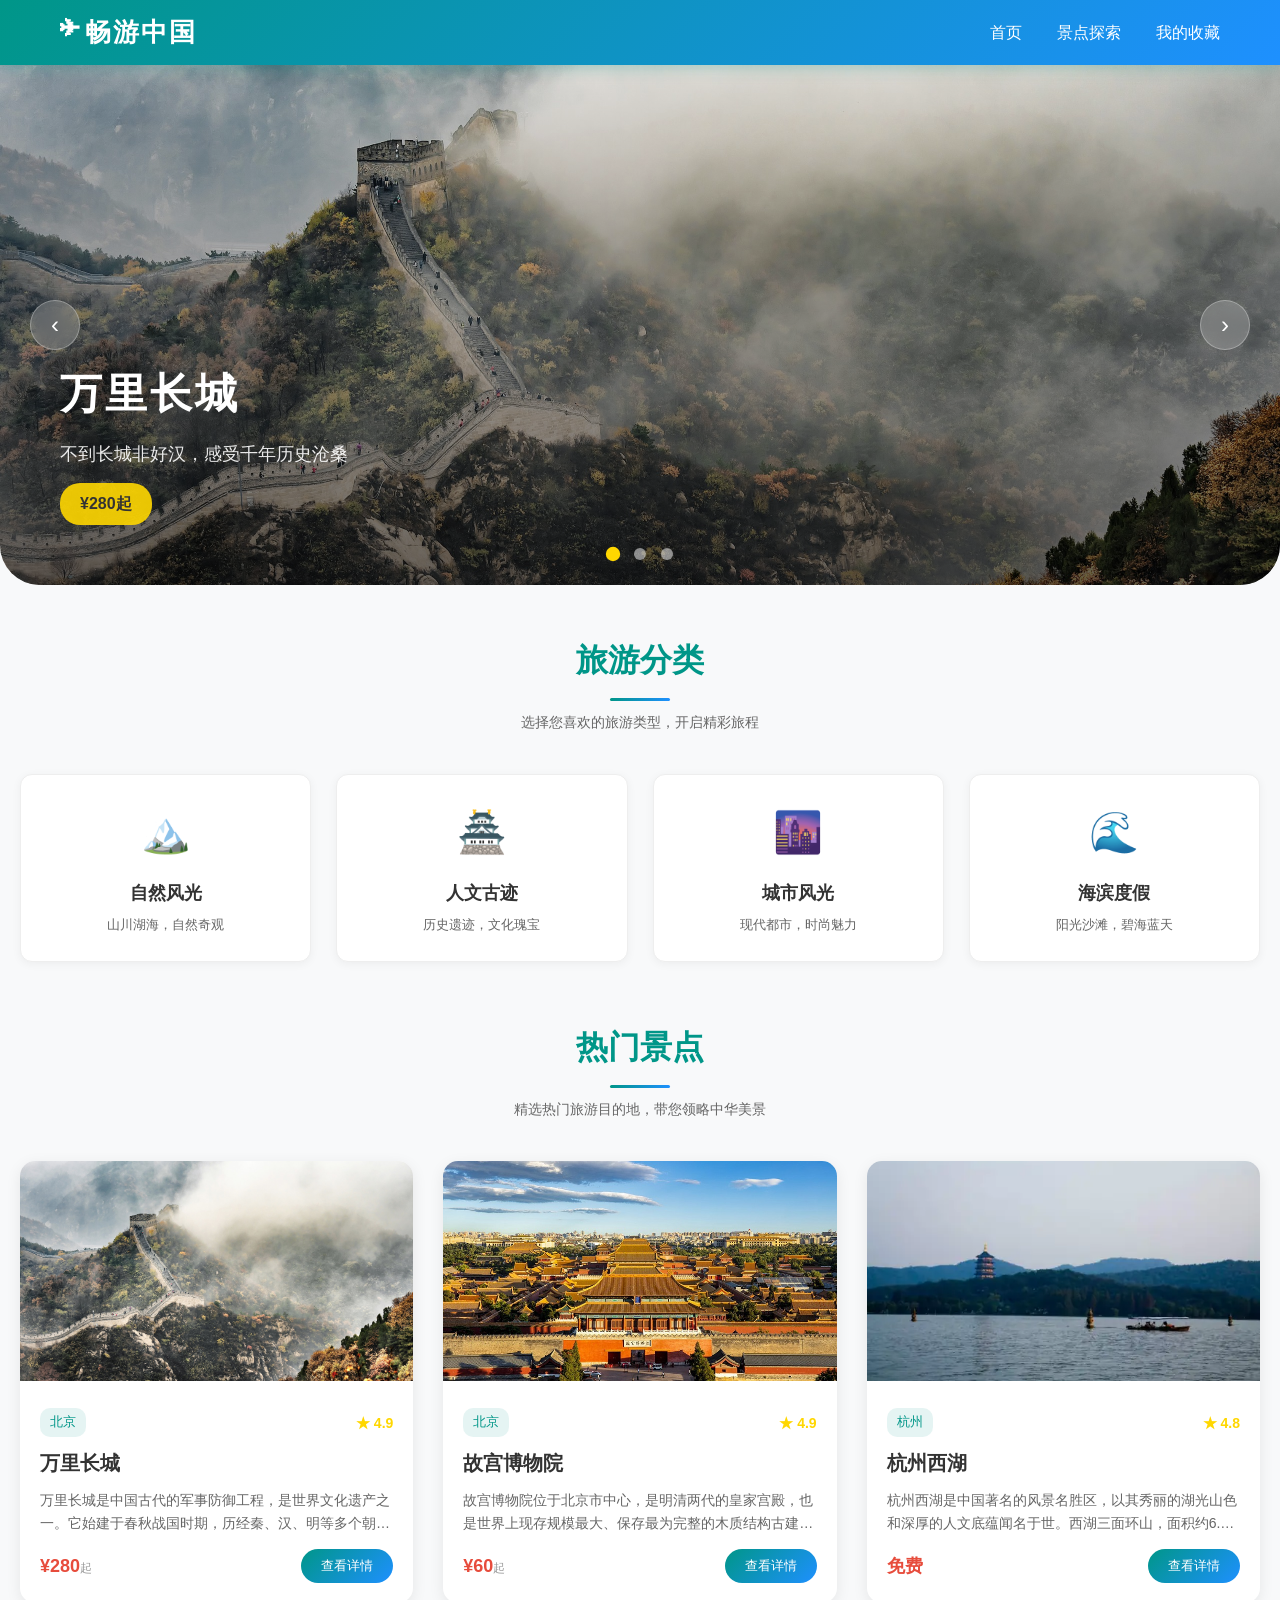
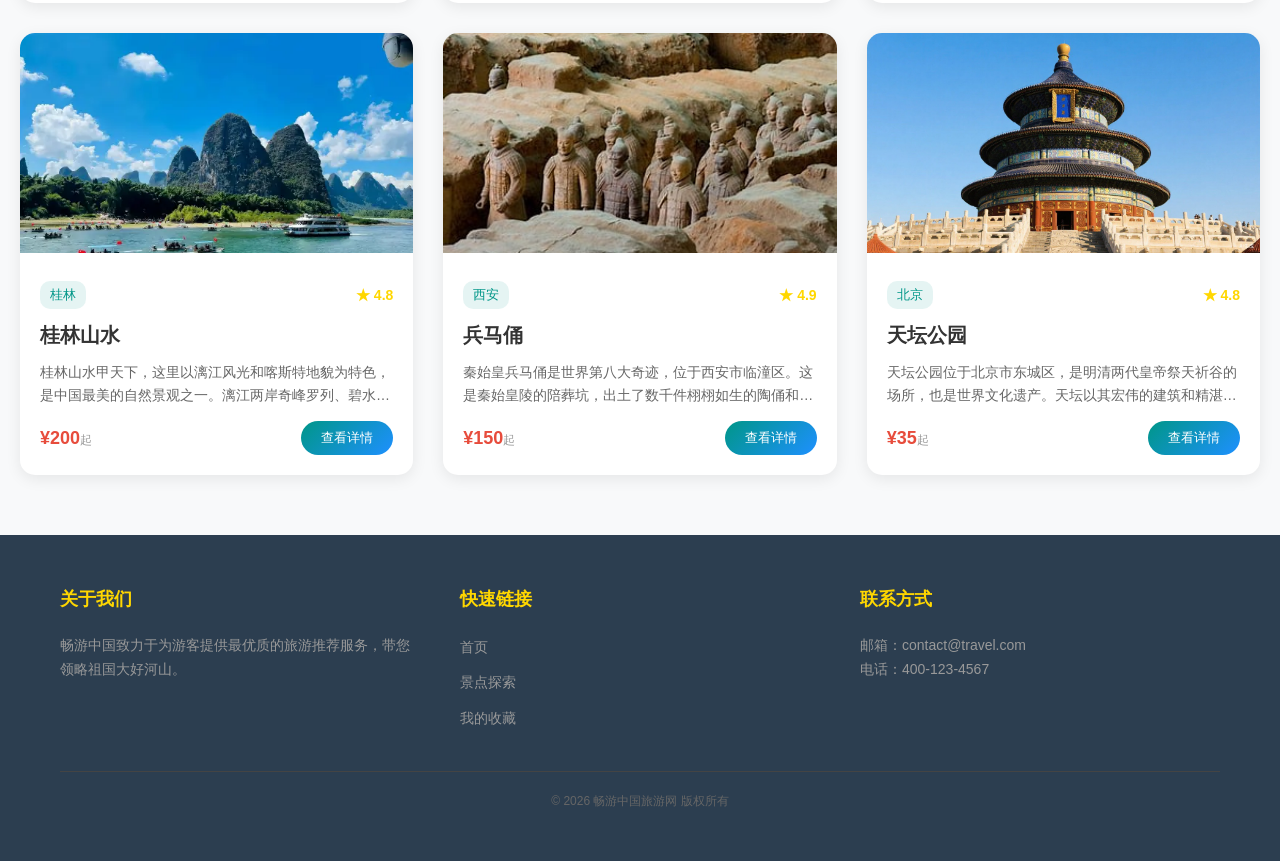
<file: index.html>
<!DOCTYPE html>
<html lang="zh-CN">

<head>
    <meta charset="UTF-8">
    <meta name="viewport" content="width=device-width, initial-scale=1.0">
    <title>畅游中国 - 旅游推荐网站</title>
    <link rel="stylesheet" href="css/style.css">
</head>

<body>
    <header id="main-header">
        <nav class="container">
            <a href="index.html" class="logo">畅游中国</a>
            <ul class="nav-links">
                <li><a href="index.html">首页</a></li>
                <li><a href="pages/explore.html">景点探索</a></li>
                <li><a href="pages/favorite.html">我的收藏</a></li>
            </ul>
        </nav>
    </header>

    <main>
        <section class="banner">
            <div class="slides" id="slides">
                <div class="slide">
                    <img src="img/01-长城.jpg" alt="长城">
                    <div class="slide-content">
                        <h2>万里长城</h2>
                        <p>不到长城非好汉，感受千年历史沧桑</p>
                        <span class="price">¥280起</span>
                    </div>
                </div>
                <div class="slide">
                    <img src="img/02-故宫.jpg" alt="故宫">
                    <div class="slide-content">
                        <h2>故宫博物院</h2>
                        <p>紫禁城的辉煌，六百年的皇家气派</p>
                        <span class="price">¥60起</span>
                    </div>
                </div>
                <div class="slide">
                    <img src="img/03-西湖.jpg" alt="西湖">
                    <div class="slide-content">
                        <h2>杭州西湖</h2>
                        <p>淡妆浓抹总相宜，人间天堂美景</p>
                        <span class="price">免费开放</span>
                    </div>
                </div>
            </div>
            <div class="banner-controls">
                <button class="banner-btn" id="prevBtn">‹</button>
                <button class="banner-btn" id="nextBtn">›</button>
            </div>
            <div class="banner-indicators" id="indicators">
                <span class="indicator active"></span>
                <span class="indicator"></span>
                <span class="indicator"></span>
            </div>
        </section>

        <section class="section-title">
            <h2>旅游分类</h2>
            <div class="divider"></div>
            <p>选择您喜欢的旅游类型，开启精彩旅程</p>
        </section>

        <section class="categories">
            <div class="category-card" data-category="natural">
                <div class="icon">🏔️</div>
                <h3>自然风光</h3>
                <p>山川湖海，自然奇观</p>
            </div>
            <div class="category-card" data-category="cultural">
                <div class="icon">🏯</div>
                <h3>人文古迹</h3>
                <p>历史遗迹，文化瑰宝</p>
            </div>
            <div class="category-card" data-category="city">
                <div class="icon">🌆</div>
                <h3>城市风光</h3>
                <p>现代都市，时尚魅力</p>
            </div>
            <div class="category-card" data-category="coastal">
                <div class="icon">🌊</div>
                <h3>海滨度假</h3>
                <p>阳光沙滩，碧海蓝天</p>
            </div>
        </section>

        <section class="section-title">
            <h2>热门景点</h2>
            <div class="divider"></div>
            <p>精选热门旅游目的地，带您领略中华美景</p>
        </section>

        <section class="featured">
            <div class="featured-grid" id="featuredGrid">
            </div>
        </section>
    </main>

    <footer>
        <div class="container">
            <div class="footer-content">
                <div class="footer-section">
                    <h3>关于我们</h3>
                    <p>畅游中国致力于为游客提供最优质的旅游推荐服务，带您领略祖国大好河山。</p>
                </div>
                <div class="footer-section">
                    <h3>快速链接</h3>
                    <ul class="footer-links">
                        <li><a href="index.html">首页</a></li>
                        <li><a href="pages/explore.html">景点探索</a></li>
                        <li><a href="pages/favorite.html">我的收藏</a></li>
                    </ul>
                </div>
                <div class="footer-section">
                    <h3>联系方式</h3>
                    <p>邮箱：contact@travel.com</p>
                    <p>电话：400-123-4567</p>
                </div>
            </div>
            <div class="footer-bottom">
                <p>&copy; 2026 畅游中国旅游网 版权所有</p>
            </div>
        </div>
    </footer>

    <button class="back-top" id="backTop">↑</button>

    <script src="js/main_new.js"></script>
</body>

</html>
</file>
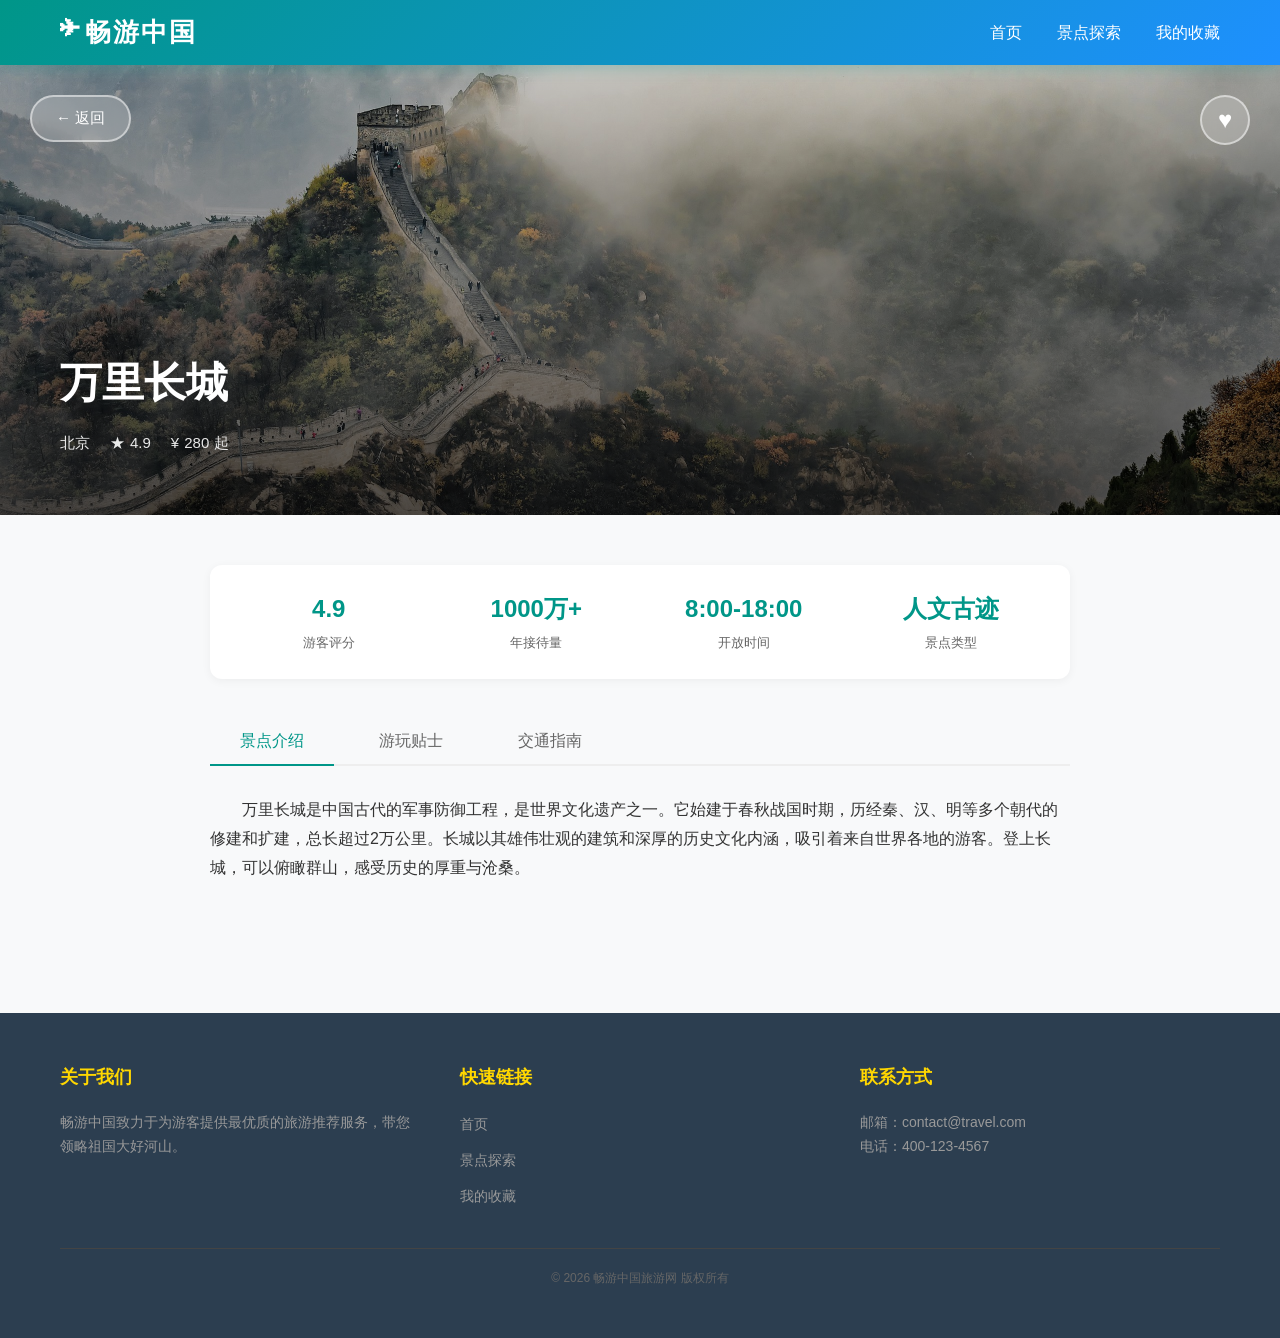
<file: pages/detail.html>
<!DOCTYPE html>
<html lang="zh-CN">

<head>
    <meta charset="UTF-8">
    <meta name="viewport" content="width=device-width, initial-scale=1.0">
    <title>景点详情 - 畅游中国</title>
    <link rel="stylesheet" href="../css/style.css">
</head>

<body>
    <header id="main-header">
        <nav class="container">
            <a href="../index.html" class="logo">畅游中国</a>
            <ul class="nav-links">
                <li><a href="../index.html">首页</a></li>
                <li><a href="explore.html">景点探索</a></li>
                <li><a href="favorite.html">我的收藏</a></li>
            </ul>
        </nav>
    </header>

    <main>
        <section class="detail-header">
            <button class="back-btn" onclick="goBack()">← 返回</button>
            <img id="detailImage" src="" alt="景点图片">
            <div class="overlay"></div>
            <div class="detail-title">
                <h1 id="detailTitle">景点名称</h1>
                <div class="meta">
                    <span><span id="detailCity">城市</span></span>
                    <span>★ <span id="detailRating">4.8</span></span>
                    <span>¥<span id="detailPrice">280</span>起</span>
                </div>
            </div>
            <button class="favorite-btn" id="favoriteBtn">♥</button>
        </section>

        <section class="detail-content">
            <div class="detail-info">
                <div class="info-item">
                    <div class="info-value" id="infoRating">4.8</div>
                    <div class="info-label">游客评分</div>
                </div>
                <div class="info-item">
                    <div class="info-value" id="infoVisitors">500万+</div>
                    <div class="info-label">年接待量</div>
                </div>
                <div class="info-item">
                    <div class="info-value" id="infoTime">8:00-18:00</div>
                    <div class="info-label">开放时间</div>
                </div>
                <div class="info-item">
                    <div class="info-value" id="infoCategory">自然风光</div>
                    <div class="info-label">景点类型</div>
                </div>
            </div>

            <div class="detail-tabs">
                <button class="detail-tab active" data-tab="intro">景点介绍</button>
                <button class="detail-tab" data-tab="tips">游玩贴士</button>
                <button class="detail-tab" data-tab="traffic">交通指南</button>
            </div>

            <div class="tab-content active" id="tab-intro">
                <p id="introContent"></p>
            </div>
            <div class="tab-content" id="tab-tips">
                <ul id="tipsList"></ul>
            </div>
            <div class="tab-content" id="tab-traffic">
                <ul id="trafficList"></ul>
            </div>
        </section>
    </main>

    <footer>
        <div class="container">
            <div class="footer-content">
                <div class="footer-section">
                    <h3>关于我们</h3>
                    <p>畅游中国致力于为游客提供最优质的旅游推荐服务，带您领略祖国大好河山。</p>
                </div>
                <div class="footer-section">
                    <h3>快速链接</h3>
                    <ul class="footer-links">
                        <li><a href="../index.html">首页</a></li>
                        <li><a href="explore.html">景点探索</a></li>
                        <li><a href="favorite.html">我的收藏</a></li>
                    </ul>
                </div>
                <div class="footer-section">
                    <h3>联系方式</h3>
                    <p>邮箱：contact@travel.com</p>
                    <p>电话：400-123-4567</p>
                </div>
            </div>
            <div class="footer-bottom">
                <p>&copy; 2026 畅游中国旅游网 版权所有</p>
            </div>
        </div>
    </footer>

    <button class="back-top" id="backTop">↑</button>

    <script src="../js/main_new.js"></script>
</body>

</html>
</file>
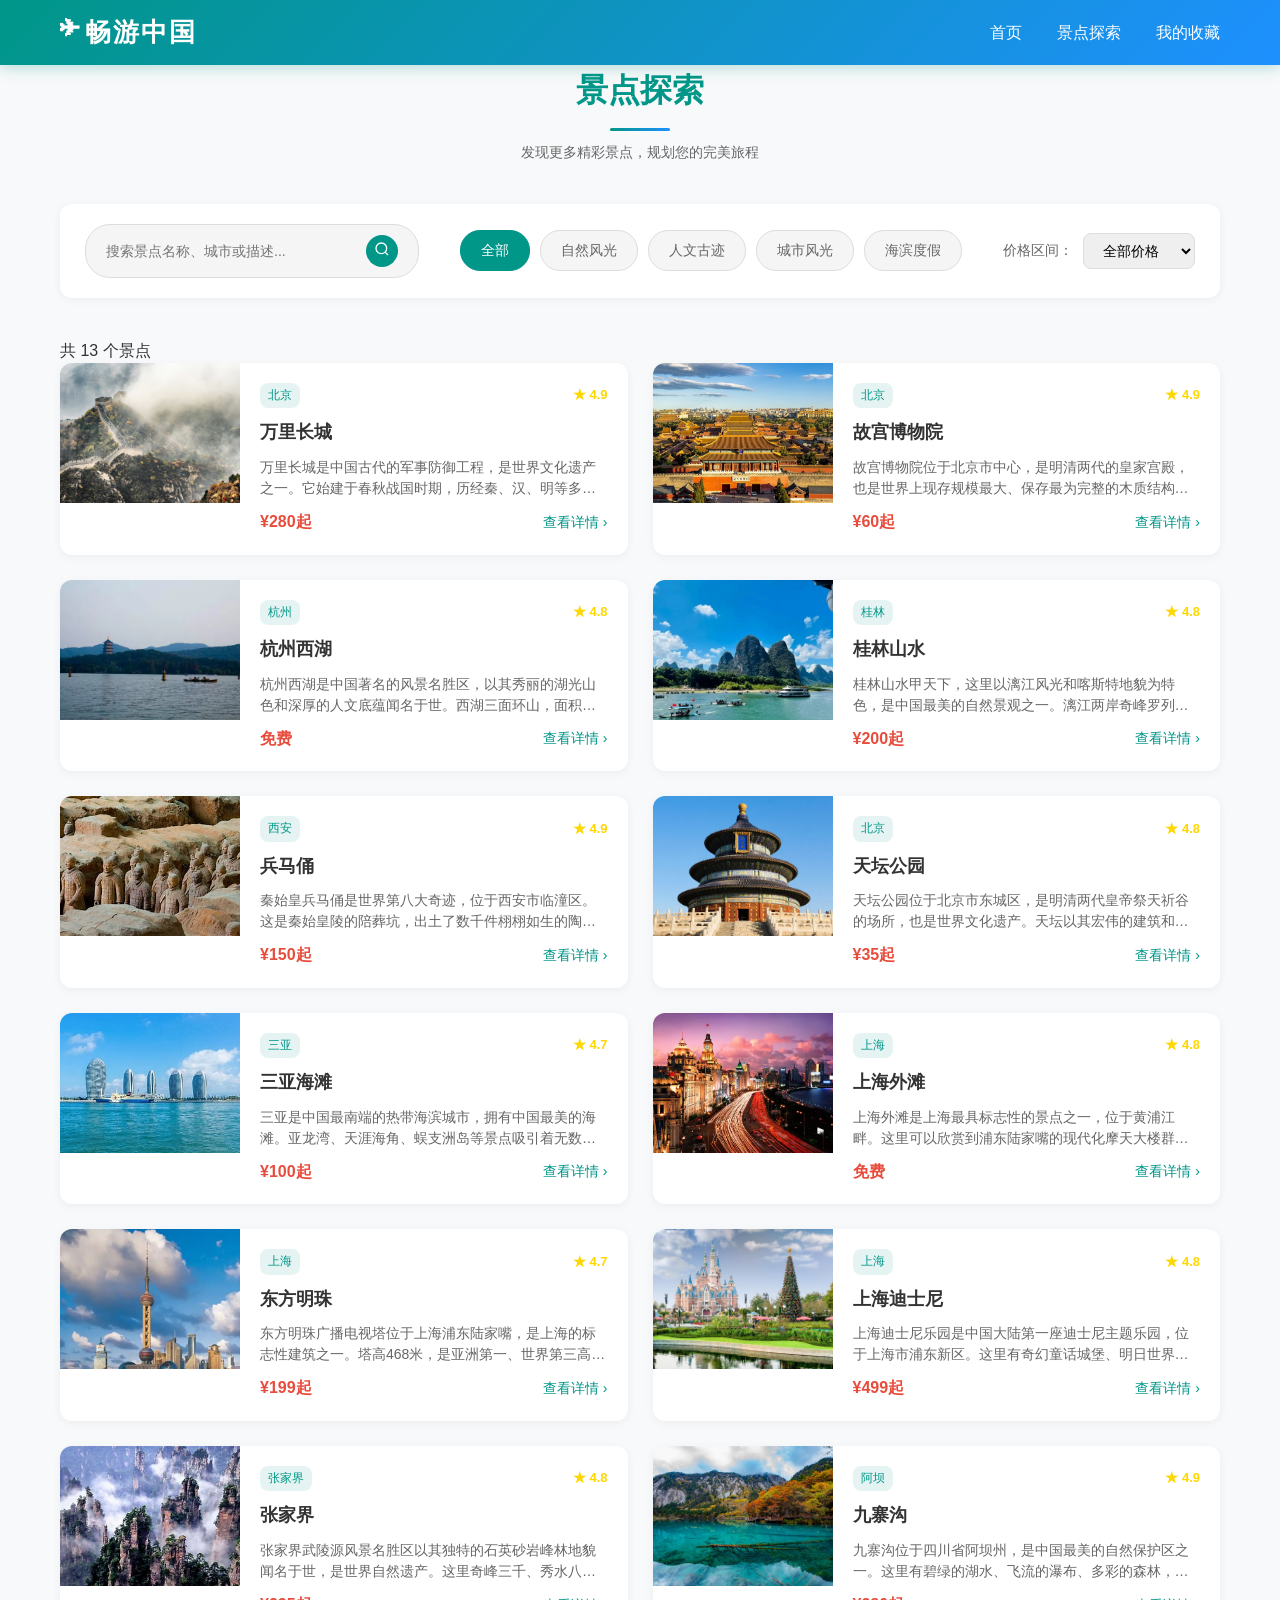
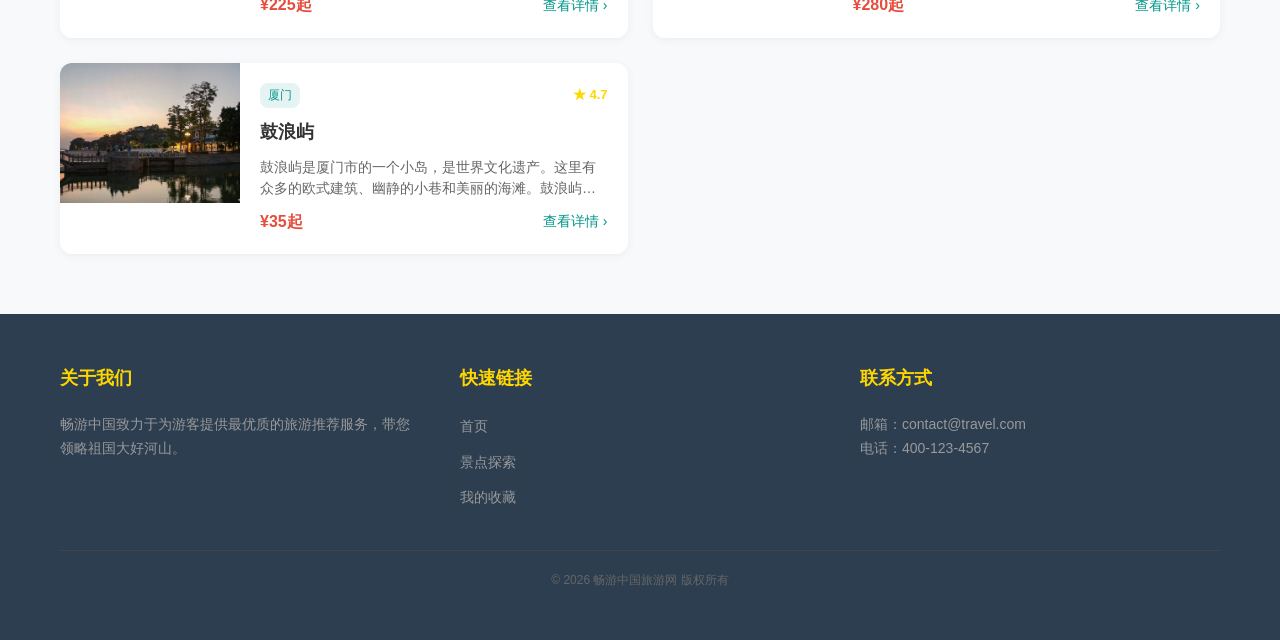
<file: pages/explore.html>
<!DOCTYPE html>
<html lang="zh-CN">

<head>
    <meta charset="UTF-8">
    <meta name="viewport" content="width=device-width, initial-scale=1.0">
    <title>景点探索 - 畅游中国</title>
    <link rel="stylesheet" href="../css/style.css">
</head>

<body>
    <header id="main-header">
        <nav class="container">
            <a href="../index.html" class="logo">畅游中国</a>
            <ul class="nav-links">
                <li><a href="../index.html">首页</a></li>
                <li><a href="explore.html">景点探索</a></li>
                <li><a href="favorite.html">我的收藏</a></li>
            </ul>
        </nav>
    </header>

    <main>
        <section class="section-title">
            <h2>景点探索</h2>
            <div class="divider"></div>
            <p>发现更多精彩景点，规划您的完美旅程</p>
        </section>

        <section class="container">
            <div class="explore-header">
                <div class="search-box">
                    <input type="text" id="searchInput" placeholder="搜索景点名称、城市或描述...">
                    <button id="searchBtn">
                        <svg width="16" height="16" viewBox="0 0 24 24" fill="none" stroke="currentColor"
                            stroke-width="2">
                            <circle cx="11" cy="11" r="8"></circle>
                            <line x1="21" y1="21" x2="16.65" y2="16.65"></line>
                        </svg>
                    </button>
                </div>
                <div class="filter-tabs">
                    <span class="filter-tab active" data-filter="all">全部</span>
                    <span class="filter-tab" data-filter="natural">自然风光</span>
                    <span class="filter-tab" data-filter="cultural">人文古迹</span>
                    <span class="filter-tab" data-filter="city">城市风光</span>
                    <span class="filter-tab" data-filter="coastal">海滨度假</span>
                </div>
                <div class="price-filter">
                    <label for="priceSelect">价格区间：</label>
                    <select id="priceSelect">
                        <option value="all">全部价格</option>
                        <option value="free">免费</option>
                        <option value="low">¥100以下</option>
                        <option value="medium">¥100-500</option>
                        <option value="high">¥500以上</option>
                    </select>
                </div>
            </div>

            <div class="search-result-count" id="resultCount">共 <span>13</span> 个景点</div>
            <div class="explore-list" id="exploreList">
            </div>
        </section>
    </main>

    <footer>
        <div class="container">
            <div class="footer-content">
                <div class="footer-section">
                    <h3>关于我们</h3>
                    <p>畅游中国致力于为游客提供最优质的旅游推荐服务，带您领略祖国大好河山。</p>
                </div>
                <div class="footer-section">
                    <h3>快速链接</h3>
                    <ul class="footer-links">
                        <li><a href="../index.html">首页</a></li>
                        <li><a href="explore.html">景点探索</a></li>
                        <li><a href="favorite.html">我的收藏</a></li>
                    </ul>
                </div>
                <div class="footer-section">
                    <h3>联系方式</h3>
                    <p>邮箱：contact@travel.com</p>
                    <p>电话：400-123-4567</p>
                </div>
            </div>
            <div class="footer-bottom">
                <p>&copy; 2026 畅游中国旅游网 版权所有</p>
            </div>
        </div>
    </footer>

    <button class="back-top" id="backTop">↑</button>

    <script src="../js/main_new.js"></script>
</body>

</html>
</file>
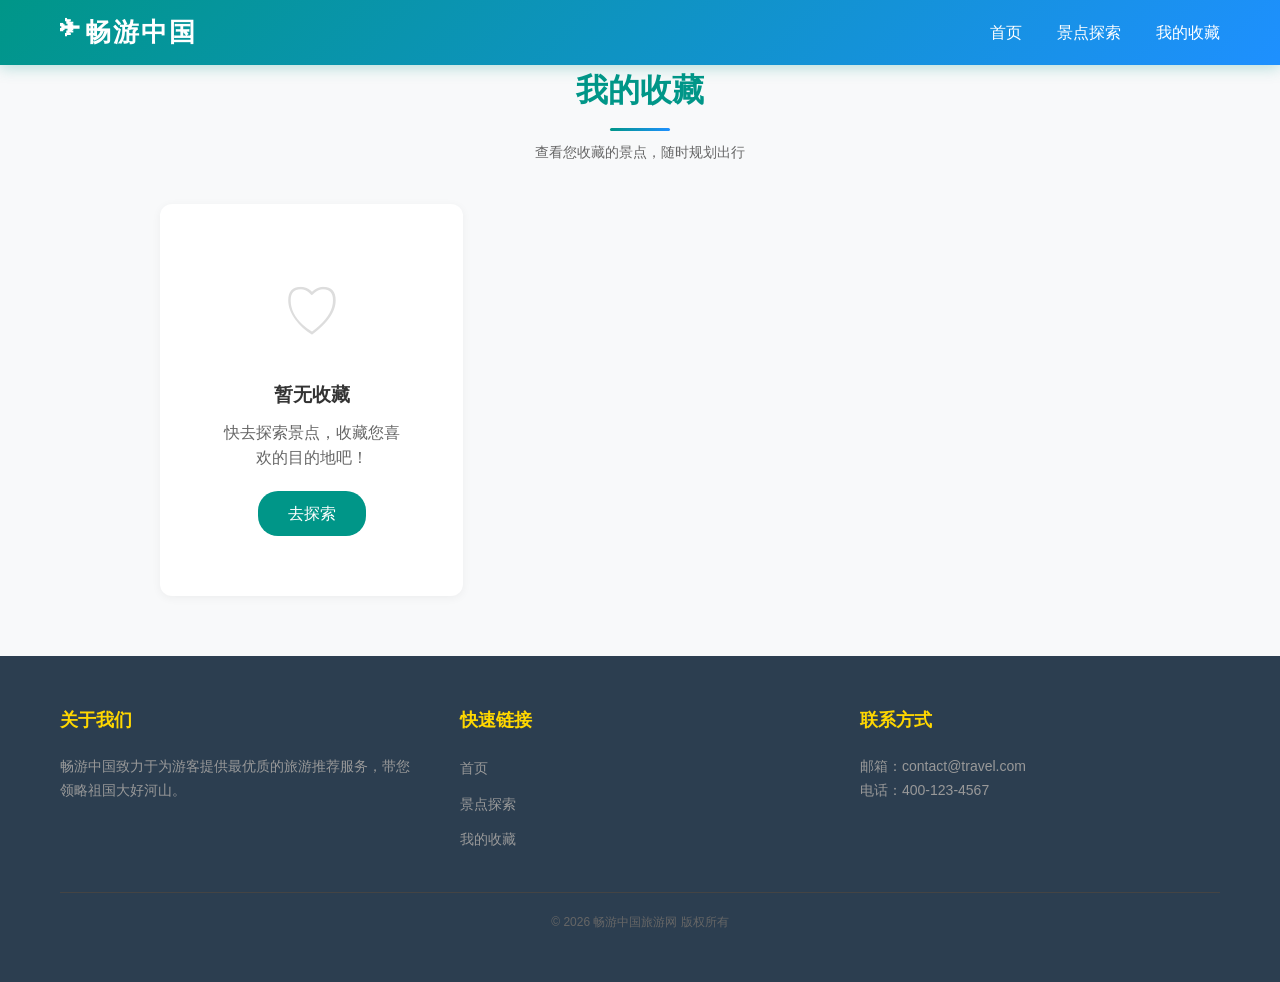
<file: pages/favorite.html>
<!DOCTYPE html>
<html lang="zh-CN">

<head>
    <meta charset="UTF-8">
    <meta name="viewport" content="width=device-width, initial-scale=1.0">
    <title>我的收藏 - 畅游中国</title>
    <link rel="stylesheet" href="../css/style.css">
</head>

<body>
    <header id="main-header">
        <nav class="container">
            <a href="../index.html" class="logo">畅游中国</a>
            <ul class="nav-links">
                <li><a href="../index.html">首页</a></li>
                <li><a href="explore.html">景点探索</a></li>
                <li><a href="favorite.html">我的收藏</a></li>
            </ul>
        </nav>
    </header>

    <main>
        <section class="section-title">
            <h2>我的收藏</h2>
            <div class="divider"></div>
            <p>查看您收藏的景点，随时规划出行</p>
        </section>

        <section class="favorite-section">
            <div class="favorite-grid" id="favoriteGrid">
            </div>
        </section>
    </main>

    <footer>
        <div class="container">
            <div class="footer-content">
                <div class="footer-section">
                    <h3>关于我们</h3>
                    <p>畅游中国致力于为游客提供最优质的旅游推荐服务，带您领略祖国大好河山。</p>
                </div>
                <div class="footer-section">
                    <h3>快速链接</h3>
                    <ul class="footer-links">
                        <li><a href="../index.html">首页</a></li>
                        <li><a href="explore.html">景点探索</a></li>
                        <li><a href="favorite.html">我的收藏</a></li>
                    </ul>
                </div>
                <div class="footer-section">
                    <h3>联系方式</h3>
                    <p>邮箱：contact@travel.com</p>
                    <p>电话：400-123-4567</p>
                </div>
            </div>
            <div class="footer-bottom">
                <p>&copy; 2026 畅游中国旅游网 版权所有</p>
            </div>
        </div>
    </footer>

    <button class="back-top" id="backTop">↑</button>

    <script src="../js/main_new.js"></script>
</body>

</html>
</file>
<file: css/style.css>
* {
    margin: 0;
    padding: 0;
    box-sizing: border-box;
}

html {
    scroll-behavior: smooth;
}

body {
    font-family: 'Microsoft YaHei', 'PingFang SC', 'Helvetica Neue', Arial, sans-serif;
    background-color: #F8F9FA;
    color: #333;
    line-height: 1.6;
    min-height: 100vh;
}

.container {
    max-width: 1200px;
    margin: 0 auto;
    padding: 0 20px;
}

header {
    background: linear-gradient(135deg, #009688 0%, #1E90FF 100%);
    position: fixed;
    top: 0;
    left: 0;
    right: 0;
    z-index: 1000;
    transition: all 0.3s ease;
    box-shadow: 0 2px 15px rgba(0, 150, 136, 0.3);
}

header.scrolled {
    background: rgba(0, 150, 136, 0.98);
    box-shadow: 0 4px 20px rgba(0, 0, 0, 0.2);
    backdrop-filter: blur(10px);
}

nav {
    display: flex;
    justify-content: space-between;
    align-items: center;
    height: 65px;
}

.logo {
    color: #fff;
    font-size: 26px;
    font-weight: bold;
    text-decoration: none;
    letter-spacing: 2px;
    position: relative;
    padding-left: 25px;
}

.logo::before {
    content: '✈';
    position: absolute;
    left: 0;
    font-size: 20px;
}

.nav-links {
    display: flex;
    list-style: none;
}

.nav-links li {
    margin-left: 35px;
}

.nav-links a {
    color: #fff;
    text-decoration: none;
    font-size: 16px;
    transition: color 0.3s ease;
    position: relative;
    padding: 8px 0;
}

.nav-links a:hover {
    color: #FFD700;
}

.nav-links a::after {
    content: '';
    position: absolute;
    bottom: 0;
    left: 0;
    width: 0;
    height: 2px;
    background: #FFD700;
    transition: width 0.3s ease;
}

.nav-links a:hover::after {
    width: 100%;
}

main {
    margin-top: 65px;
}

.banner {
    position: relative;
    height: 520px;
    overflow: hidden;
    border-radius: 0 0 40px 40px;
}

.slides {
    display: flex;
    height: 100%;
    transition: transform 0.5s ease;
}

.slide {
    min-width: 100%;
    height: 100%;
    position: relative;
}

.slide img {
    width: 100%;
    height: 100%;
    object-fit: cover;
}

.slide::after {
    content: '';
    position: absolute;
    top: 0;
    left: 0;
    right: 0;
    bottom: 0;
    background: linear-gradient(to top, rgba(0, 0, 0, 0.6), rgba(0, 0, 0, 0.1));
}

.slide-content {
    position: absolute;
    bottom: 60px;
    left: 60px;
    color: #fff;
    z-index: 10;
}

.slide-content h2 {
    font-size: 42px;
    margin-bottom: 12px;
    font-weight: bold;
    letter-spacing: 3px;
}

.slide-content p {
    font-size: 18px;
    opacity: 0.9;
}

.slide-content .price {
    display: inline-block;
    margin-top: 15px;
    background: rgba(255, 215, 0, 0.9);
    color: #333;
    padding: 8px 20px;
    border-radius: 20px;
    font-weight: bold;
    font-size: 16px;
}

.banner-controls {
    position: absolute;
    top: 50%;
    transform: translateY(-50%);
    width: 100%;
    display: flex;
    justify-content: space-between;
    padding: 0 30px;
    z-index: 20;
}

.banner-btn {
    width: 50px;
    height: 50px;
    background: rgba(255, 255, 255, 0.2);
    backdrop-filter: blur(10px);
    color: #fff;
    border: 1px solid rgba(255, 255, 255, 0.3);
    border-radius: 50%;
    font-size: 24px;
    cursor: pointer;
    transition: all 0.3s ease;
}

.banner-btn:hover {
    background: rgba(0, 150, 136, 0.9);
    border-color: #fff;
}

.banner-indicators {
    position: absolute;
    bottom: 25px;
    left: 50%;
    transform: translateX(-50%);
    display: flex;
    gap: 15px;
    z-index: 20;
}

.indicator {
    width: 12px;
    height: 12px;
    background: rgba(255, 255, 255, 0.5);
    border-radius: 50%;
    cursor: pointer;
    transition: all 0.3s ease;
}

.indicator:hover {
    background: rgba(255, 255, 255, 0.8);
}

.indicator.active {
    background: #FFD700;
    transform: scale(1.2);
}

.section-title {
    text-align: center;
    margin: 50px 0 40px;
}

.section-title h2 {
    font-size: 32px;
    color: #009688;
    margin-bottom: 12px;
    font-weight: bold;
}

.section-title .divider {
    width: 60px;
    height: 3px;
    background: linear-gradient(90deg, #009688, #1E90FF);
    margin: 0 auto;
    border-radius: 2px;
}

.section-title p {
    color: #666;
    margin-top: 10px;
    font-size: 14px;
}

.categories {
    display: grid;
    grid-template-columns: repeat(4, 1fr);
    gap: 25px;
    padding: 0 20px;
    margin-bottom: 60px;
}

.category-card {
    background: #fff;
    border-radius: 12px;
    padding: 25px;
    text-align: center;
    cursor: pointer;
    transition: all 0.3s ease;
    box-shadow: 0 2px 10px rgba(0, 0, 0, 0.05);
    border: 1px solid #eee;
}

.category-card:hover {
    transform: translateY(-8px);
    box-shadow: 0 8px 20px rgba(0, 150, 136, 0.15);
    border-color: #009688;
}

.category-card .icon {
    font-size: 40px;
    margin-bottom: 15px;
    color: #009688;
}

.category-card h3 {
    color: #333;
    font-size: 18px;
    margin-bottom: 8px;
    font-weight: bold;
}

.category-card p {
    color: #666;
    font-size: 13px;
}

.featured {
    padding: 0 20px;
    margin-bottom: 60px;
}

.featured-grid {
    display: grid;
    grid-template-columns: repeat(3, 1fr);
    gap: 30px;
}

.featured-card {
    background: #fff;
    border-radius: 15px;
    overflow: hidden;
    box-shadow: 0 4px 15px rgba(0, 0, 0, 0.08);
    transition: all 0.3s ease;
    cursor: pointer;
}

.featured-card:hover {
    transform: translateY(-8px);
    box-shadow: 0 10px 25px rgba(0, 0, 0, 0.12);
}

.featured-card img {
    width: 100%;
    height: 220px;
    object-fit: cover;
    transition: transform 0.3s ease;
}

.featured-card:hover img {
    transform: scale(1.05);
}

.featured-card .card-info {
    padding: 20px;
}

.featured-card .card-header {
    display: flex;
    justify-content: space-between;
    align-items: center;
    margin-bottom: 10px;
}

.featured-card .card-city {
    color: #009688;
    font-size: 13px;
    background: rgba(0, 150, 136, 0.1);
    padding: 4px 10px;
    border-radius: 10px;
}

.featured-card .card-rating {
    color: #FFD700;
    font-size: 14px;
    font-weight: bold;
}

.featured-card h3 {
    color: #333;
    font-size: 20px;
    margin-bottom: 10px;
    font-weight: bold;
}

.featured-card p {
    color: #666;
    font-size: 14px;
    line-height: 1.6;
    display: -webkit-box;
    -webkit-line-clamp: 2;
    -webkit-box-orient: vertical;
    overflow: hidden;
    margin-bottom: 15px;
}

.featured-card .card-footer {
    display: flex;
    justify-content: space-between;
    align-items: center;
}

.featured-card .card-price {
    color: #E74C3C;
    font-size: 18px;
    font-weight: bold;
}

.featured-card .card-price span {
    font-size: 12px;
    color: #999;
    font-weight: normal;
}

.featured-card .card-btn {
    background: linear-gradient(135deg, #009688, #1E90FF);
    color: #fff;
    border: none;
    padding: 8px 20px;
    border-radius: 20px;
    font-size: 13px;
    cursor: pointer;
    transition: all 0.3s ease;
}

.featured-card .card-btn:hover {
    transform: scale(1.05);
    box-shadow: 0 4px 15px rgba(0, 150, 136, 0.4);
}

.explore-header {
    display: flex;
    justify-content: space-between;
    align-items: center;
    margin-bottom: 40px;
    flex-wrap: wrap;
    gap: 20px;
    padding: 20px 25px;
    background: #fff;
    border-radius: 12px;
    box-shadow: 0 2px 10px rgba(0, 0, 0, 0.05);
}

.search-box {
    display: flex;
    align-items: center;
    background: #f5f5f5;
    border-radius: 25px;
    padding: 10px 20px;
    border: 1px solid #ddd;
    transition: all 0.3s ease;
}

.search-box:focus-within {
    border-color: #009688;
    box-shadow: 0 0 0 3px rgba(0, 150, 136, 0.1);
}

.search-box input {
    border: none;
    outline: none;
    font-size: 14px;
    padding-right: 15px;
    width: 260px;
    background: transparent;
}

.search-box button {
    background: #009688;
    color: #fff;
    border: none;
    border-radius: 50%;
    width: 32px;
    height: 32px;
    cursor: pointer;
    transition: all 0.3s ease;
}

.search-box button:hover {
    background: #00796B;
    transform: scale(1.1);
}

.filter-tabs {
    display: flex;
    gap: 10px;
}

.filter-tab {
    padding: 8px 20px;
    background: #f5f5f5;
    border: 1px solid #ddd;
    border-radius: 20px;
    cursor: pointer;
    transition: all 0.3s ease;
    font-size: 14px;
    color: #666;
}

.filter-tab:hover {
    border-color: #009688;
    color: #009688;
}

.filter-tab.active {
    background: #009688;
    color: #fff;
    border-color: #009688;
}

.price-filter {
    display: flex;
    align-items: center;
    gap: 10px;
}

.price-filter label {
    font-size: 14px;
    color: #666;
}

.price-filter select {
    padding: 8px 15px;
    border: 1px solid #ddd;
    border-radius: 8px;
    outline: none;
    font-size: 14px;
    cursor: pointer;
}

.price-filter select:focus {
    border-color: #009688;
}

.explore-list {
    display: grid;
    grid-template-columns: repeat(2, 1fr);
    gap: 25px;
}

.explore-item {
    display: flex;
    background: #fff;
    border-radius: 12px;
    overflow: hidden;
    box-shadow: 0 2px 10px rgba(0, 0, 0, 0.05);
    transition: all 0.3s ease;
    cursor: pointer;
}

.explore-item:hover {
    transform: translateX(5px);
    box-shadow: 0 4px 15px rgba(0, 0, 0, 0.08);
}

.explore-item img {
    width: 180px;
    height: 140px;
    object-fit: cover;
    flex-shrink: 0;
}

.explore-item .item-content {
    padding: 20px;
    flex: 1;
    display: flex;
    flex-direction: column;
    justify-content: space-between;
}

.explore-item .item-header {
    display: flex;
    justify-content: space-between;
    align-items: center;
}

.explore-item .item-city {
    color: #009688;
    font-size: 12px;
    background: rgba(0, 150, 136, 0.1);
    padding: 3px 8px;
    border-radius: 8px;
}

.explore-item .item-rating {
    color: #FFD700;
    font-size: 13px;
    font-weight: bold;
}

.explore-item h3 {
    color: #333;
    font-size: 18px;
    margin: 10px 0;
    font-weight: bold;
}

.explore-item p {
    color: #666;
    font-size: 14px;
    line-height: 1.5;
    display: -webkit-box;
    -webkit-line-clamp: 2;
    -webkit-box-orient: vertical;
    overflow: hidden;
}

.explore-item .item-footer {
    display: flex;
    justify-content: space-between;
    align-items: center;
    margin-top: 10px;
}

.explore-item .item-price {
    color: #E74C3C;
    font-size: 16px;
    font-weight: bold;
}

.explore-item .item-link {
    color: #009688;
    text-decoration: none;
    font-size: 14px;
    font-weight: 500;
}

.explore-item .item-link:hover {
    color: #00796B;
}

.detail-header {
    position: relative;
    height: 450px;
    overflow: hidden;
}

.detail-header img {
    width: 100%;
    height: 100%;
    object-fit: cover;
}

.detail-header .overlay {
    position: absolute;
    top: 0;
    left: 0;
    right: 0;
    bottom: 0;
    background: linear-gradient(to bottom, rgba(0, 0, 0, 0.2), rgba(0, 0, 0, 0.7));
}

.detail-header .detail-title {
    position: absolute;
    bottom: 60px;
    left: 60px;
    color: #fff;
    z-index: 10;
}

.detail-header .detail-title h1 {
    font-size: 42px;
    margin-bottom: 15px;
    font-weight: bold;
}

.detail-header .detail-title .meta {
    display: flex;
    gap: 20px;
    font-size: 15px;
    opacity: 0.9;
}

.detail-header .detail-title .meta span {
    display: flex;
    align-items: center;
    gap: 5px;
}

.detail-header .back-btn {
    position: absolute;
    top: 30px;
    left: 30px;
    padding: 12px 24px;
    background: rgba(255, 255, 255, 0.2);
    backdrop-filter: blur(10px);
    border: 2px solid rgba(255, 255, 255, 0.5);
    border-radius: 30px;
    cursor: pointer;
    transition: all 0.3s ease;
    font-size: 15px;
    color: #fff;
    z-index: 20;
}

.detail-header .back-btn:hover {
    background: rgba(255, 255, 255, 0.3);
    border-color: #fff;
}

.detail-header .favorite-btn {
    position: absolute;
    top: 30px;
    right: 30px;
    width: 50px;
    height: 50px;
    background: rgba(255, 255, 255, 0.2);
    backdrop-filter: blur(10px);
    border: 2px solid rgba(255, 255, 255, 0.5);
    border-radius: 50%;
    cursor: pointer;
    transition: all 0.3s ease;
    display: flex;
    align-items: center;
    justify-content: center;
    font-size: 24px;
    color: #fff;
    z-index: 20;
}

.detail-header .favorite-btn:hover {
    background: rgba(231, 76, 60, 0.9);
    border-color: #fff;
}

.detail-header .favorite-btn.favorited {
    background: #E74C3C;
    border-color: #fff;
    color: #fff;
}

.detail-content {
    padding: 50px 20px;
    max-width: 900px;
    margin: 0 auto;
}

.detail-tabs {
    display: flex;
    margin-bottom: 30px;
    border-bottom: 2px solid #eee;
}

.detail-tab {
    padding: 12px 30px;
    background: none;
    border: none;
    font-size: 16px;
    cursor: pointer;
    color: #666;
    margin-right: 15px;
    position: relative;
    transition: color 0.3s ease;
    font-weight: 500;
}

.detail-tab:hover {
    color: #009688;
}

.detail-tab.active {
    color: #009688;
}

.detail-tab.active::after {
    content: '';
    position: absolute;
    bottom: -2px;
    left: 0;
    right: 0;
    height: 2px;
    background: #009688;
}

.tab-content {
    display: none;
}

.tab-content.active {
    display: block;
    animation: fadeIn 0.3s ease;
}

@keyframes fadeIn {
    from { opacity: 0; transform: translateY(10px); }
    to { opacity: 1; transform: translateY(0); }
}

.tab-content p {
    margin-bottom: 20px;
    font-size: 16px;
    line-height: 1.8;
    color: #333;
    text-indent: 2em;
}

.tab-content ul {
    list-style: none;
    padding-left: 0;
}

.tab-content li {
    padding: 12px 0;
    border-bottom: 1px dashed #ddd;
    position: relative;
    padding-left: 25px;
}

.tab-content li::before {
    content: '★';
    position: absolute;
    left: 0;
    color: #FFD700;
}

.detail-info {
    display: grid;
    grid-template-columns: repeat(4, 1fr);
    gap: 20px;
    margin-bottom: 40px;
    background: #fff;
    padding: 25px;
    border-radius: 12px;
    box-shadow: 0 2px 10px rgba(0, 0, 0, 0.05);
}

.info-item {
    text-align: center;
}

.info-item .info-value {
    font-size: 24px;
    font-weight: bold;
    color: #009688;
    margin-bottom: 5px;
}

.info-item .info-label {
    font-size: 13px;
    color: #666;
}

.favorite-section {
    max-width: 1000px;
    margin: 40px auto;
    padding: 0 20px;
}

.favorite-grid {
    display: grid;
    grid-template-columns: repeat(3, 1fr);
    gap: 25px;
}

.favorite-card {
    background: #fff;
    border-radius: 12px;
    overflow: hidden;
    box-shadow: 0 2px 10px rgba(0, 0, 0, 0.05);
    transition: all 0.3s ease;
    position: relative;
}

.favorite-card:hover {
    box-shadow: 0 5px 15px rgba(0, 0, 0, 0.1);
}

.favorite-card img {
    width: 100%;
    height: 180px;
    object-fit: cover;
}

.favorite-card .card-body {
    padding: 20px;
}

.favorite-card h3 {
    color: #333;
    font-size: 18px;
    margin-bottom: 8px;
    font-weight: bold;
}

.favorite-card p {
    color: #666;
    font-size: 14px;
    margin-bottom: 12px;
}

.favorite-card .card-footer {
    display: flex;
    justify-content: space-between;
    align-items: center;
}

.favorite-card .card-price {
    color: #E74C3C;
    font-size: 16px;
    font-weight: bold;
}

.favorite-card .remove-btn {
    background: #fff;
    border: 1px solid #E74C3C;
    color: #E74C3C;
    padding: 6px 15px;
    border-radius: 15px;
    font-size: 13px;
    cursor: pointer;
    transition: all 0.3s ease;
}

.favorite-card .remove-btn:hover {
    background: #E74C3C;
    color: #fff;
}

.empty-favorite {
    text-align: center;
    padding: 60px;
    background: #fff;
    border-radius: 12px;
    box-shadow: 0 2px 10px rgba(0, 0, 0, 0.05);
}

.empty-favorite .icon {
    font-size: 60px;
    color: #ddd;
    margin-bottom: 20px;
}

.empty-favorite h3 {
    color: #333;
    margin-bottom: 10px;
}

.empty-favorite p {
    color: #666;
    margin-bottom: 20px;
}

.empty-favorite a {
    display: inline-block;
    background: #009688;
    color: #fff;
    padding: 10px 30px;
    border-radius: 20px;
    text-decoration: none;
    transition: all 0.3s ease;
}

.empty-favorite a:hover {
    background: #00796B;
}

.back-top {
    position: fixed;
    bottom: 30px;
    right: 30px;
    width: 50px;
    height: 50px;
    background: #009688;
    color: #fff;
    border: none;
    border-radius: 50%;
    cursor: pointer;
    opacity: 0;
    visibility: hidden;
    transition: all 0.3s ease;
    display: flex;
    align-items: center;
    justify-content: center;
    font-size: 20px;
    z-index: 1000;
    box-shadow: 0 4px 15px rgba(0, 150, 136, 0.3);
}

.back-top.show {
    opacity: 1;
    visibility: visible;
}

.back-top:hover {
    background: #00796B;
    transform: translateY(-3px);
}

footer {
    background: #2C3E50;
    color: #fff;
    padding: 50px 20px;
    margin-top: 60px;
}

.footer-content {
    display: grid;
    grid-template-columns: repeat(3, 1fr);
    gap: 40px;
    margin-bottom: 30px;
}

.footer-section h3 {
    color: #FFD700;
    margin-bottom: 20px;
    font-size: 18px;
    font-weight: bold;
}

.footer-section p {
    color: #999;
    font-size: 14px;
    line-height: 1.7;
}

.footer-links {
    list-style: none;
}

.footer-links li {
    margin-bottom: 10px;
}

.footer-links a {
    color: #999;
    text-decoration: none;
    font-size: 14px;
    transition: color 0.3s ease;
}

.footer-links a:hover {
    color: #FFD700;
}

.footer-bottom {
    text-align: center;
    padding-top: 20px;
    border-top: 1px solid #444;
    color: #666;
    font-size: 12px;
}

@media (max-width: 900px) {
    .categories {
        grid-template-columns: repeat(2, 1fr);
    }

    .featured-grid {
        grid-template-columns: repeat(2, 1fr);
    }

    .explore-list {
        grid-template-columns: 1fr;
    }

    .favorite-grid {
        grid-template-columns: repeat(2, 1fr);
    }

    .footer-content {
        grid-template-columns: 1fr;
        text-align: center;
    }

    .detail-info {
        grid-template-columns: repeat(2, 1fr);
    }
}

@media (max-width: 600px) {
    .categories {
        grid-template-columns: 1fr;
    }

    .featured-grid {
        grid-template-columns: 1fr;
    }

    .favorite-grid {
        grid-template-columns: 1fr;
    }

    .nav-links {
        display: none;
    }

    .slide-content h2 {
        font-size: 28px;
    }

    .detail-header .detail-title h1 {
        font-size: 28px;
    }

    .detail-header .detail-title {
        left: 30px;
        bottom: 30px;
    }

    .search-box input {
        width: 180px;
    }

    .filter-tabs {
        flex-wrap: wrap;
    }

    .filter-tab {
        padding: 6px 15px;
        font-size: 13px;
    }

    .detail-info {
        grid-template-columns: 1fr;
    }
}
</file>
